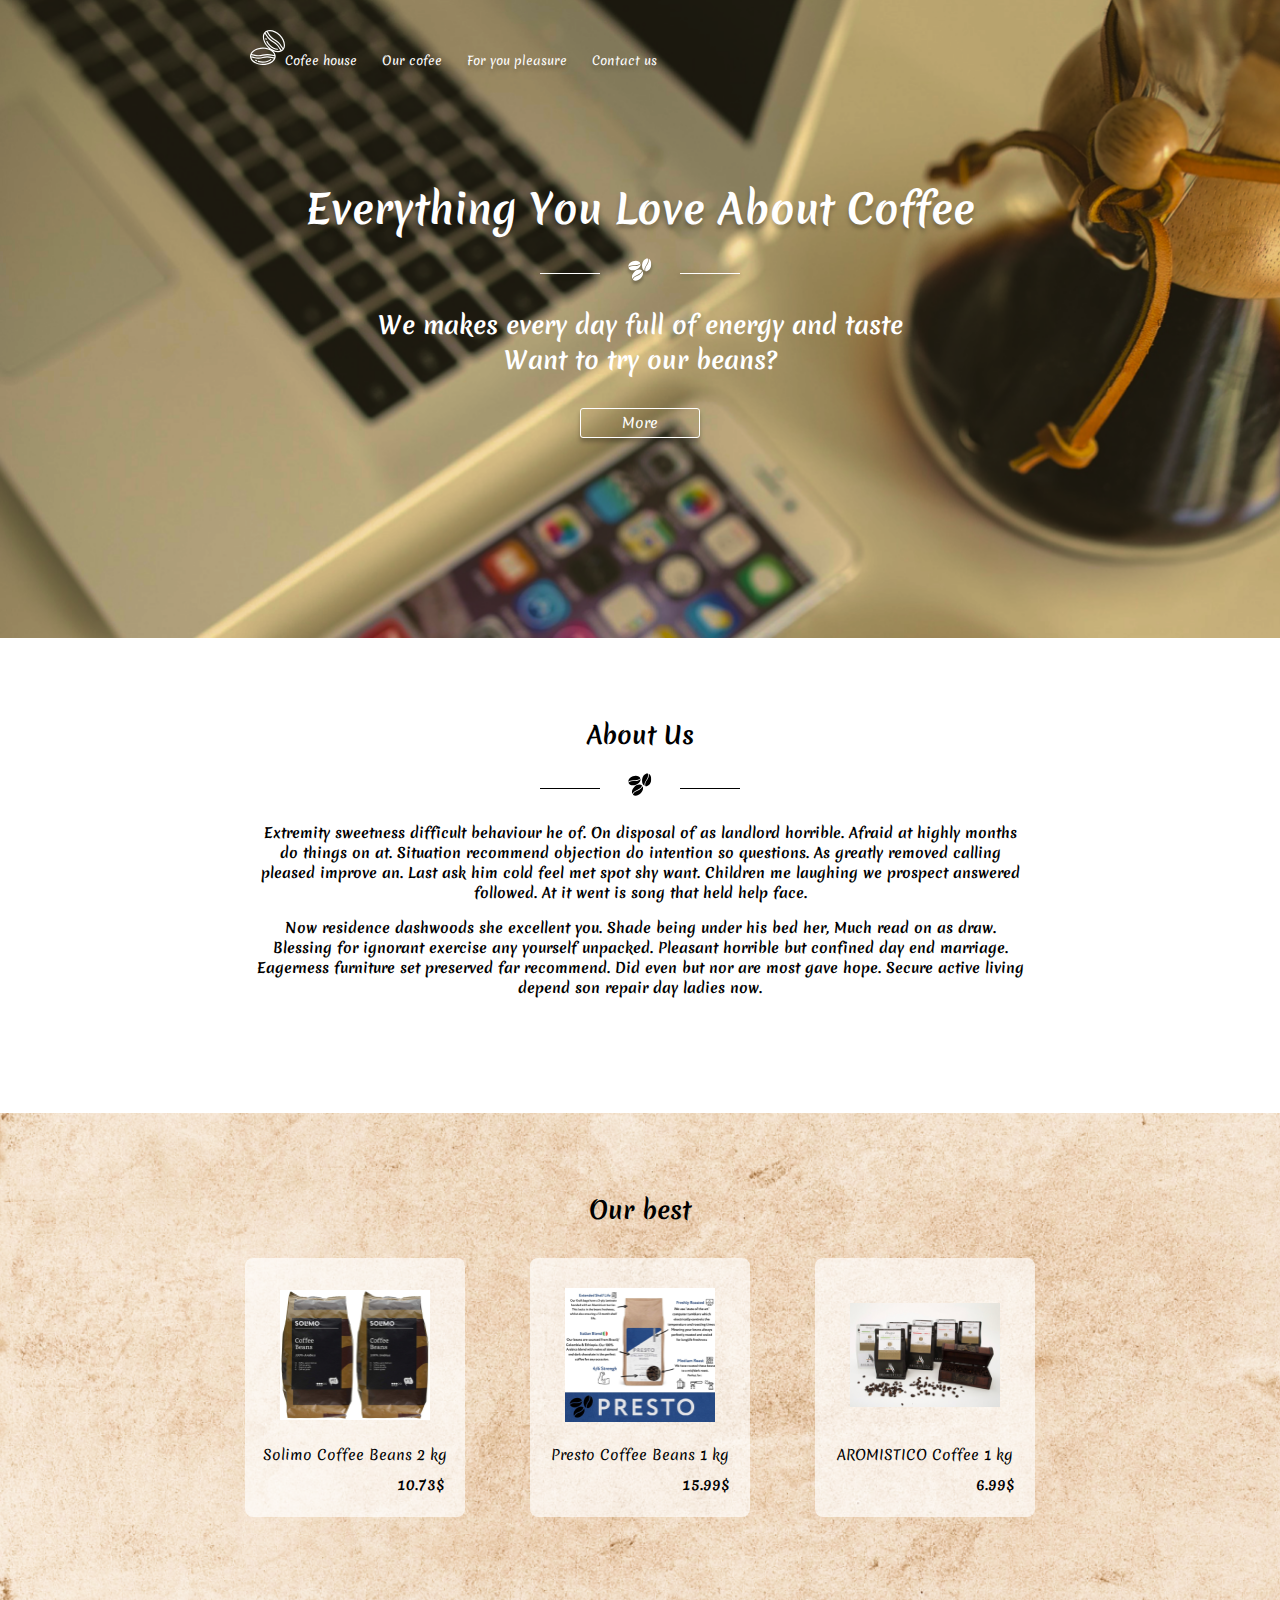
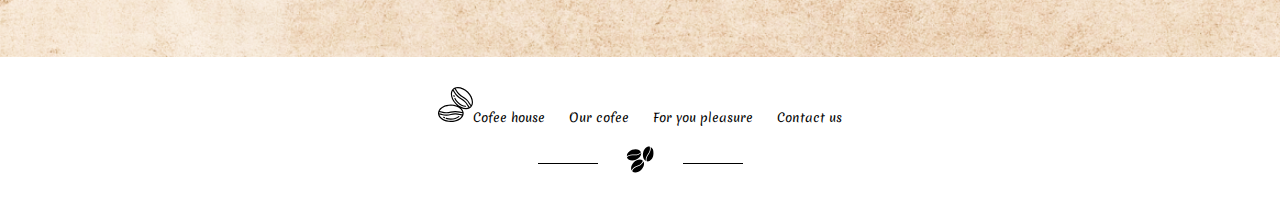
<file: index.html>
<!DOCTYPE html>
<html lang="en">
<head>
  <meta charset="UTF-8">
  <meta name="viewport" content="width=device-width, initial-scale=1.0">
  <link rel="stylesheet" type="text/css" href="css/style.css">
  <link href = "fonts/Merienda/stylesheet.css" rel = "stylesheet" type = "text/css" />
  <title>Cofee house</title>
</head>
<body>
  <!--main header block-->
  <div class="main-header">
    <nav  class="menu">
      <a href="index.html"><img src="img/main-logo.svg" alt="logo">Cofee house</a>
      <a href="our_cofee.html">Our cofee</a>
      <a href="for_your_pleasure.html">For you pleasure</a>
      <a href="contact_us.html">Contact us</a>
    </nav>
    <h1>Everything You Love About Coffee</h1>
    <div class="beans-logo-white">
        <div class="beans-line"></div>
        <img src="img/beans-logo.svg" alt="beans-logo">
        <div class="beans-line"></div>
    </div>
    <p class="main-header-text">We makes every day full of energy and taste</p>
    <p class="main-header-text">Want to try our beans?</p>
    <button>More</button>
  </div>  
  <!--text block-->
  <div class="about-us">
    <h3>About Us</h3>
    <div class="beans-logo-black">
        <div class="beans-line"></div>
        <img src="img/beans-logo.svg" alt="beans-logo">
        <div class="beans-line"></div>
    </div>
    <div class="text">
      <p>Extremity sweetness difficult behaviour he of. On disposal of as landlord horrible.
      Afraid at highly months do things on at. Situation recommend objection do intention
      so questions. As greatly removed calling pleased improve an. Last ask him cold feel
      met spot shy want. Children me laughing we prospect answered followed. At it went
      is song that held help face.</p>
      <p>Now residence dashwoods she excellent you. Shade being under his bed her, Much
      read on as draw. Blessing for ignorant exercise any yourself unpacked. Pleasant
      horrible but confined day end marriage. Eagerness furniture set preserved far
      recommend. Did even but nor are most gave hope. Secure active living depend son
      repair day ladies now.</p>
    </div>
  </div>
  <div class="our-best">
    <h2>Our best</h2>
    <div class="product">
      <div class="best-price">
        <div class="image-goods"><img src="img/Cofe1.png" alt="img1"></div>
        <div class="name">Solimo Coffee Beans 2 kg</div>
        <div class="price">10.73$</div>
      </div>
      <div class="best-price">
        <div class="image-goods"><img src="img/Cofe2.png" alt="img2"></div>
        <div class="name">Presto Coffee Beans 1 kg</div>
        <div class="price">15.99$</div>
      </div>
      <div class="best-price">
        <div class="image-goods"><img src="img/Cofe3.png" alt="img3"></div>
        <div class="name">AROMISTICO Coffee 1 kg</div>
        <div class="price">6.99$</div>
      </div>
    </div>
  </div>
<div class="footer">
  <a href="index.html"><img src="img/logo-black.svg" alt="logo">Cofee house</a>
  <a href="our_cofee.html">Our cofee</a>
  <a href="for_your_pleasure.html">For you pleasure</a>
  <a href="contact_us.html">Contact us</a>
  <div class="beans-logo-black">
      <div class="beans-line"></div>
      <img src="img/beans-logo.svg" alt="beans-logo">
      <div class="beans-line"></div>
  </div>
</div>
</body>
</html>
</file>
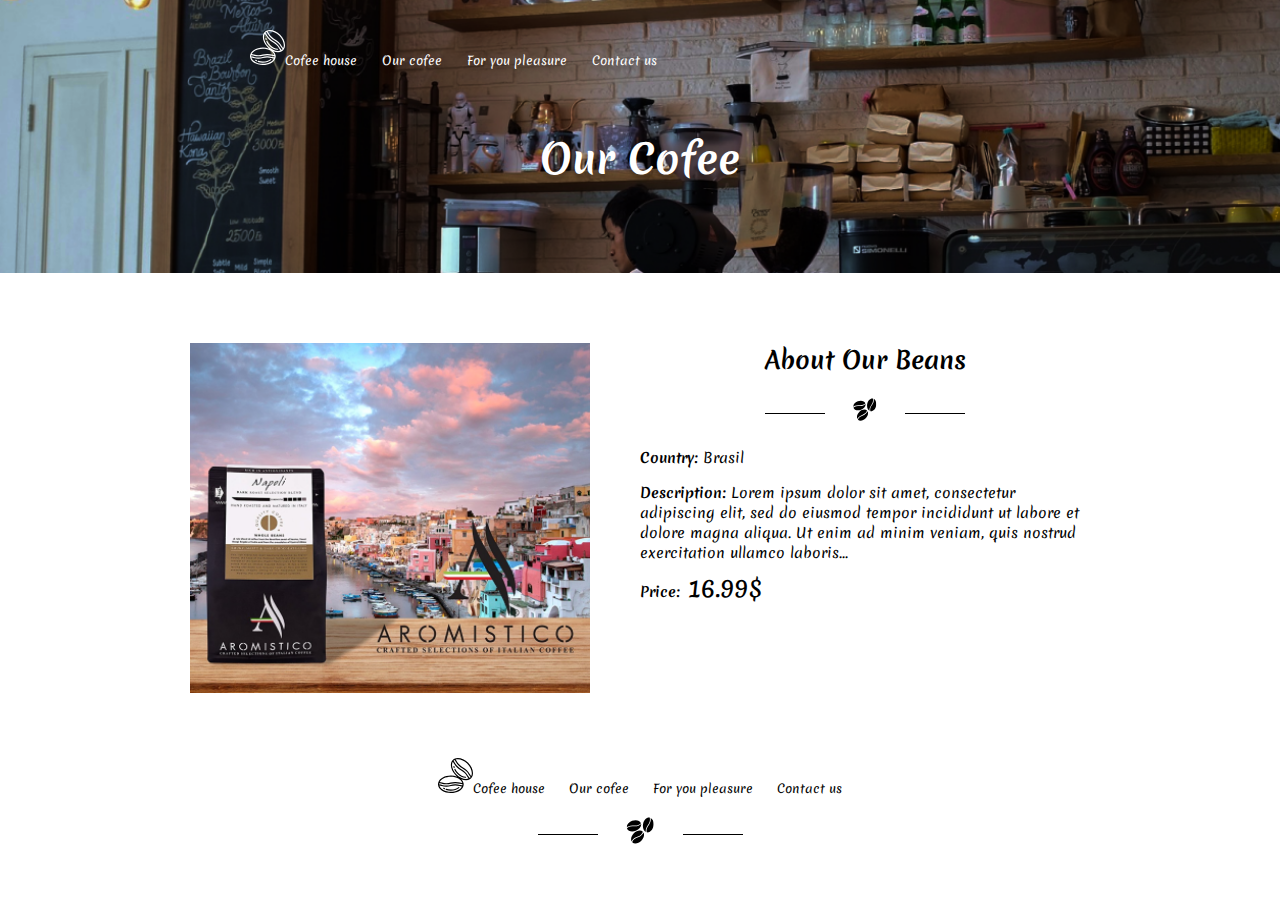
<file: about_it.html>
<!DOCTYPE html>
<html lang="en">
<head>
  <meta charset="UTF-8">
  <meta name="viewport" content="width=device-width, initial-scale=1.0">
  <link rel="stylesheet" type="text/css" href="css/style.css">
  <link href = "fonts/Merienda/stylesheet.css" rel = "stylesheet" type = "text/css" />
  <title>Our cofee</title>
</head>
<body>
  <div class="our-cofee-heder">
    <nav  class="menu">
      <a href="index.html"><img src="img/main-logo.svg" alt="logo">Cofee house</a>
      <a href="our_cofee.html">Our cofee</a>
      <a href="for_your_pleasure.html">For you pleasure</a>
      <a href="contact_us.html">Contact us</a>
    </nav>
    <h1>Our Cofee</h1>
  </div>
  <div class="about-wrapper">
      <div class="about-img-block">
        <img src="img/about_it.png" alt="girl-with-cofee">
      </div>
      <div class="about-text-block">
        <h3>About Our Beans</h3>
          <div class="beans-logo-black">
            <div class="beans-line"></div>
            <img src="img/beans-logo.svg" alt="beans-logo">
            <div class="beans-line"></div>
          </div>
        <div class="country">
          <p><span>Country:</span> Brasil</p>
        </div>
        <div class="description">
          <p><span>Description:</span>  Lorem ipsum dolor sit amet, consectetur adipiscing elit, sed do eiusmod tempor incididunt ut labore et dolore magna aliqua. Ut enim ad minim veniam, quis nostrud exercitation ullamco laboris...</p>
        </div>
        <div class="price-about">
          <p><span>Price:</span> 16.99$</p>
        </div>
      </div>
  </div>
    <div class="footer">
    <a href="index.html"><img src="img/logo-black.svg" alt="logo">Cofee house</a>
    <a href="our_cofee.html">Our cofee</a>
    <a href="for_your_pleasure.html">For you pleasure</a>
    <a href="contact_us.html">Contact us</a>
    <div class="beans-logo-black">
      <div class="beans-line"></div>
      <img src="img/beans-logo.svg" alt="beans-logo">
      <div class="beans-line"></div>
    </div>
  </div>
</body>
</html>
</file>
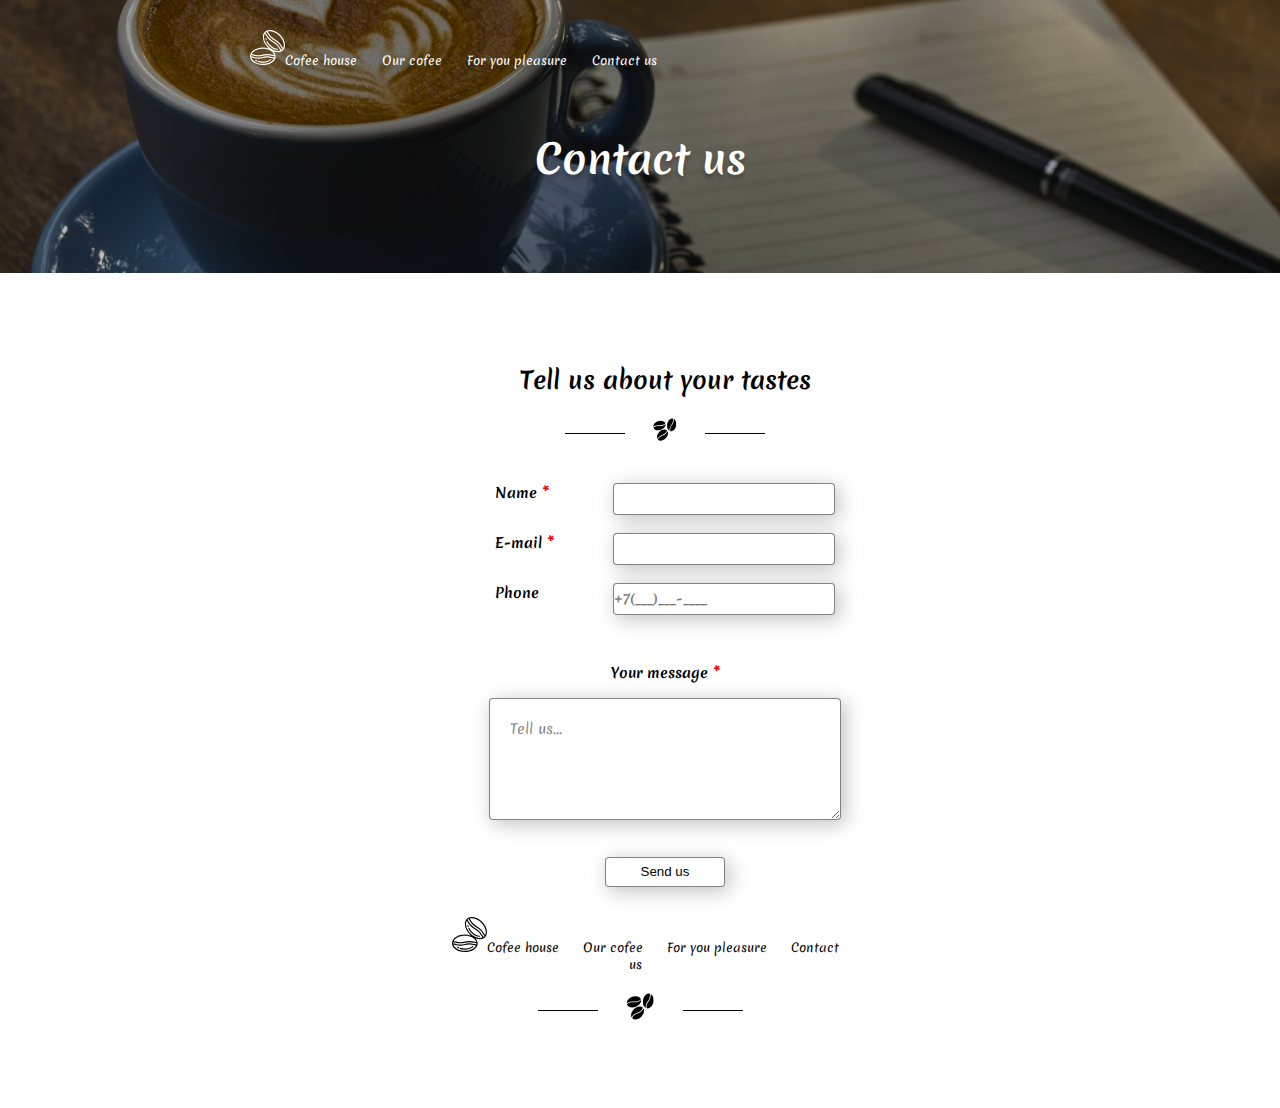
<file: contact_us.html>
<!DOCTYPE html>
<html lang="en">
<head>
  <meta charset="UTF-8">
  <meta name="viewport" content="width=device-width, initial-scale=1.0">
  <link rel="stylesheet" type="text/css" href="css/style.css">
  <link href = "fonts/Merienda/stylesheet.css" rel = "stylesheet" type = "text/css" />
  <title>Contact us</title>
</head>
<body>
  <div class="contact-us-heder">
    <nav  class="menu">
      <a href="index.html"><img src="img/main-logo.svg" alt="logo">Cofee house</a>
      <a href="our_cofee.html">Our cofee</a>
      <a href="for_your_pleasure.html">For you pleasure</a>
      <a href="contact_us.html">Contact us</a>
    </nav>
    <h1>Contact us</h1>
  </div>

  
<div class="form-wrapper">
  <div class="text-block">
    <h3>Tell us about your tastes</h3>
    <div class="beans-logo-black">
    <div class="beans-line"></div>
    <img src="img/beans-logo.svg" alt="beans-logo">
    <div class="beans-line"></div>
  </div>
  <form action="#">
    <div class="user-name">
      <p>Name <span>*</span></p><input type="text" name="name">
    </div>
    <div class="user-mail">
      <p>E-mail <span>*</span></p><input type="text" name="mail">
    </div>
    <div class="user-phone">
      <p>Phone</p><input type="tel" name="phone" placeholder="+7(___)___-____">
    </div>
    <div class="text-area">
      <p>Your message <span>*</span></p><textarea>Tell us...</textarea>
    </div>
    <div class="send-button">
      <button type="submit">Send us</button>
    </div>
  </form>
</div>
  <div class="footer">
  <a href="index.html"><img src="img/logo-black.svg" alt="logo">Cofee house</a>
  <a href="our_cofee.html">Our cofee</a>
  <a href="for_your_pleasure.html">For you pleasure</a>
  <a href="contact_us.html">Contact us</a>
  <div class="beans-logo-black">
      <div class="beans-line"></div>
      <img src="img/beans-logo.svg" alt="beans-logo">
      <div class="beans-line"></div>
  </div>
</div>
</body>
</html>
</file>
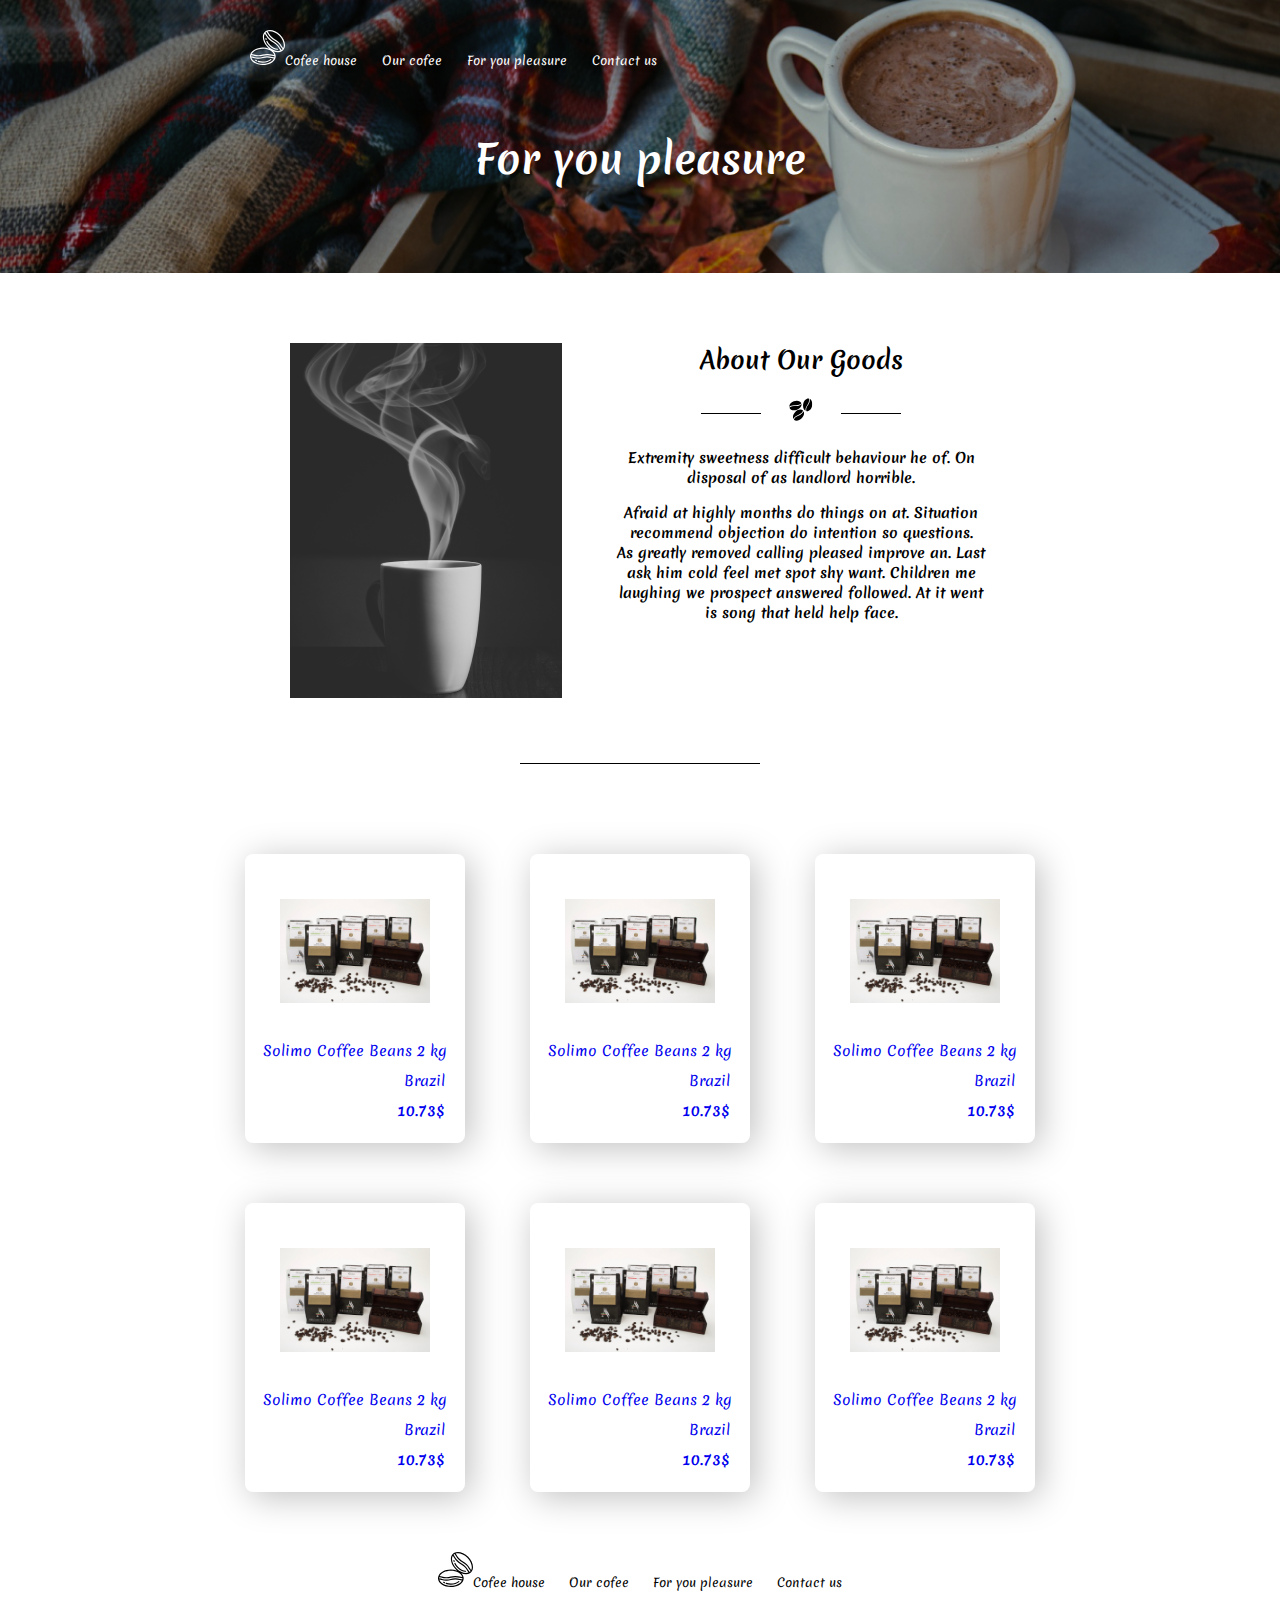
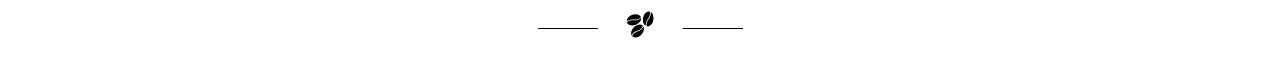
<file: for_your_pleasure.html>
<!DOCTYPE html>
<html lang="en">
<head>
  <meta charset="UTF-8">
  <meta name="viewport" content="width=device-width, initial-scale=1.0">
  <link rel="stylesheet" type="text/css" href="css/style.css">
  <link href = "fonts/Merienda/stylesheet.css" rel = "stylesheet" type = "text/css" />
  <title>For you pleasure</title>
</head>
<body>
  <div class="for-you-heder">
    <nav  class="menu">
      <a href="index.html"><img src="img/main-logo.svg" alt="logo">Cofee house</a>
      <a href="our_cofee.html">Our cofee</a>
      <a href="for_your_pleasure.html">For you pleasure</a>
      <a href="contact_us.html">Contact us</a>
    </nav>
    <h1>For you pleasure</h1>
  </div>
  <div class="wrapper">
    <div class="about">
      <div class="img-block">
        <img src="img/cup_cofe.png" alt="girl-with-cofee">
      </div>
      <div class="text-block">
        <h3>About Our Goods</h3>
          <div class="beans-logo-black">
            <div class="beans-line"></div>
            <img src="img/beans-logo.svg" alt="beans-logo">
            <div class="beans-line"></div>
          </div>
        <p>Extremity sweetness difficult behaviour he of. On disposal of as landlord horrible.</p>
        <p>Afraid at highly months do things on at. Situation recommend objection do intention
        so questions.<br>As greatly removed calling pleased improve an. Last ask him cold feel
        met spot shy want. Children me laughing we prospect answered followed. At it went
        is song that held help face.</p>
      </div>
    </div>
    <!--LINE-->
    <div class="about-beans-line"></div> 
    <!--Block with goods-->
    <div class="goods">
      <div class="product">
        <a href="about_it.html">
          <div class="goods-price">
            <div class="image-goods"><img src="img/Cofe3.png" alt="img1"></div>
            <div class="name">Solimo Coffee Beans 2 kg</div>
            <div class="origin">Brazil</div>
            <div class="price">10.73$</div>
          </div>
        </a>
        <a href="about_it.html">
          <div class="goods-price">
            <div class="image-goods"><img src="img/Cofe3.png" alt="img1"></div>
            <div class="name">Solimo Coffee Beans 2 kg</div>
            <div class="origin">Brazil</div>
            <div class="price">10.73$</div>
          </div>
        </a>
        <a href="about_it.html">
          <div class="goods-price">
            <div class="image-goods"><img src="img/Cofe3.png" alt="img1"></div>
            <div class="name">Solimo Coffee Beans 2 kg</div>
            <div class="origin">Brazil</div>
            <div class="price">10.73$</div>
          </div>
        </a>
        <a href="about_it.html">
          <div class="goods-price">
            <div class="image-goods"><img src="img/Cofe3.png" alt="img1"></div>
            <div class="name">Solimo Coffee Beans 2 kg</div>
            <div class="origin">Brazil</div>
            <div class="price">10.73$</div>
          </div>
        </a>
        <a href="about_it.html">
          <div class="goods-price">
            <div class="image-goods"><img src="img/Cofe3.png" alt="img1"></div>
            <div class="name">Solimo Coffee Beans 2 kg</div>
            <div class="origin">Brazil</div>
            <div class="price">10.73$</div>
          </div>
        </a>
        <a href="about_it.html">
          <div class="goods-price">
            <div class="image-goods"><img src="img/Cofe3.png" alt="img1"></div>
            <div class="name">Solimo Coffee Beans 2 kg</div>
            <div class="origin">Brazil</div>
            <div class="price">10.73$</div>
          </div>
        </a>
      </div>
    </div>
  </div>
  <!--this is footer-->
  <div class="footer">
    <a href="index.html"><img src="img/logo-black.svg" alt="logo">Cofee house</a>
    <a href="our_cofee.html">Our cofee</a>
    <a href="for_your_pleasure.html">For you pleasure</a>
    <a href="contact_us.html">Contact us</a>
    <div class="beans-logo-black">
      <div class="beans-line"></div>
      <img src="img/beans-logo.svg" alt="beans-logo">
      <div class="beans-line"></div>
    </div>
  </div>
</body>
</html>
</file>
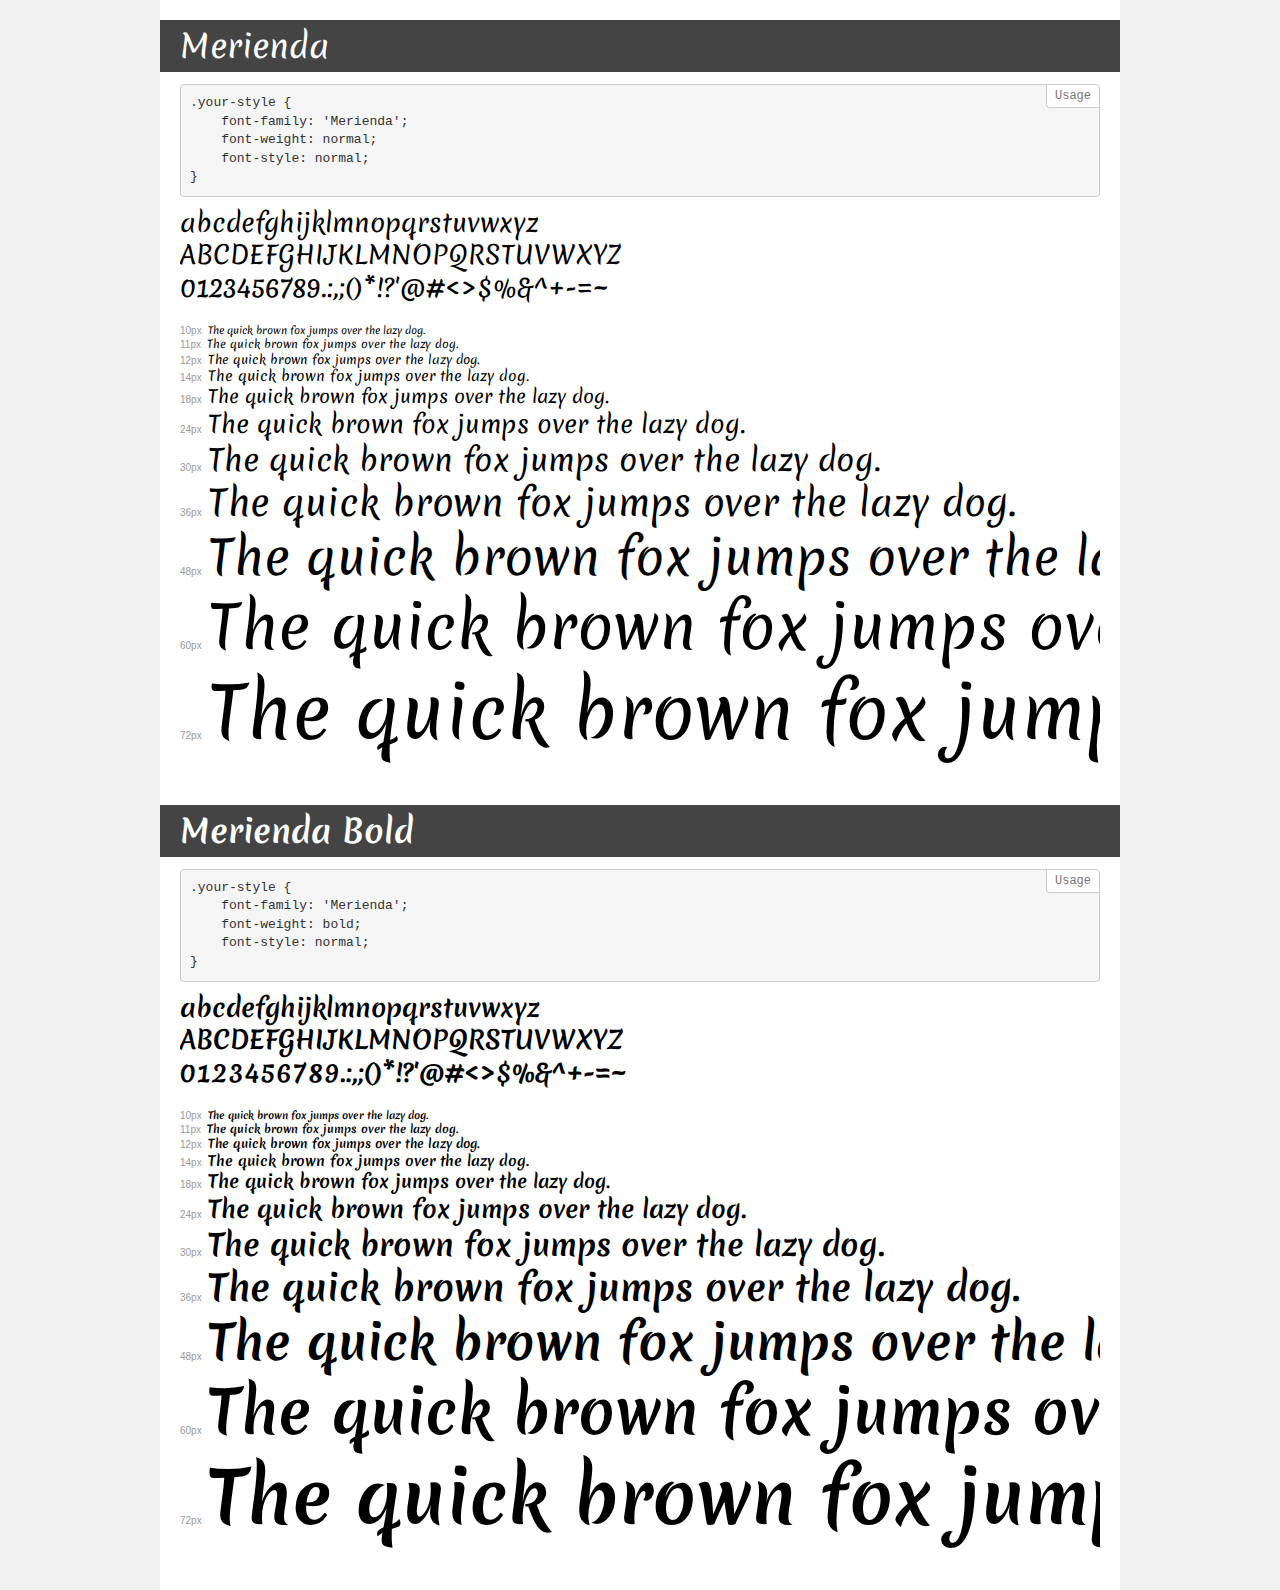
<file: fonts/Merienda/demo.html>
<!DOCTYPE html>
<html>
<head>
    <meta charset="utf-8">
    <meta http-equiv="X-UA-Compatible" content="IE=edge">
    <meta name="viewport" content="width=device-width, initial-scale=1">
    <meta name="robots" content="noindex, noarchive">
    <meta name="format-detection" content="telephone=no">
    <title>Transfonter demo</title>
    <link href="stylesheet.css" rel="stylesheet">
    <style>
        /*
        http://meyerweb.com/eric/tools/css/reset/
        v2.0 | 20110126
        License: none (public domain)
        */
        html, body, div, span, applet, object, iframe,
        h1, h2, h3, h4, h5, h6, p, blockquote, pre,
        a, abbr, acronym, address, big, cite, code,
        del, dfn, em, img, ins, kbd, q, s, samp,
        small, strike, strong, sub, sup, tt, var,
        b, u, i, center,
        dl, dt, dd, ol, ul, li,
        fieldset, form, label, legend,
        table, caption, tbody, tfoot, thead, tr, th, td,
        article, aside, canvas, details, embed,
        figure, figcaption, footer, header, hgroup,
        menu, nav, output, ruby, section, summary,
        time, mark, audio, video {
            margin: 0;
            padding: 0;
            border: 0;
            font-size: 100%;
            font: inherit;
            vertical-align: baseline;
        }
        /* HTML5 display-role reset for older browsers */
        article, aside, details, figcaption, figure,
        footer, header, hgroup, menu, nav, section {
            display: block;
        }
        body {
            line-height: 1;
        }
        ol, ul {
            list-style: none;
        }
        blockquote, q {
            quotes: none;
        }
        blockquote:before, blockquote:after,
        q:before, q:after {
            content: '';
            content: none;
        }
        table {
            border-collapse: collapse;
            border-spacing: 0;
        }
        /* common styles */
        body {
            background: #f1f1f1;
            color: #000;
        }
        .page {
            background: #fff;
            width: 920px;
            margin: 0 auto;
            padding: 20px 20px 0 20px;
            overflow: hidden;
        }
        .font-container {
            overflow-x: auto;
            overflow-y: hidden;
            margin-bottom: 40px;
            line-height: 1.3;
            white-space: nowrap;
            padding-bottom: 5px;
        }
        h1 {
            position: relative;
            background: #444;
            font-size: 32px;
            color: #fff;
            padding: 10px 20px;
            margin: 0 -20px 12px -20px;
        }
        .letters {
            font-size: 25px;
            margin-bottom: 20px;
        }
        .s10:before {
            content: '10px';
        }
        .s11:before {
            content: '11px';
        }
        .s12:before {
            content: '12px';
        }
        .s14:before {
            content: '14px';
        }
        .s18:before {
            content: '18px';
        }
        .s24:before {
            content: '24px';
        }
        .s30:before {
            content: '30px';
        }
        .s36:before {
            content: '36px';
        }
        .s48:before {
            content: '48px';
        }
        .s60:before {
            content: '60px';
        }
        .s72:before {
            content: '72px';
        }
        .s10:before, .s11:before, .s12:before, .s14:before,
        .s18:before, .s24:before, .s30:before, .s36:before,
        .s48:before, .s60:before, .s72:before {
            font-family: Arial, sans-serif;
            font-size: 10px;
            font-weight: normal;
            font-style: normal;
            color: #999;
            padding-right: 6px;
        }
        pre {
            display: block;
            position: relative;
            padding: 9px;
            margin: 0 0 10px;
            font-family: Monaco, Menlo, Consolas, "Courier New", monospace !important;
            font-size: 13px;
            line-height: 1.428571429;
            color: #333;
            font-weight: normal !important;
            font-style: normal !important;
            background-color: #f5f5f5;
            border: 1px solid #ccc;
            overflow-x: auto;
            border-radius: 4px;
        }
        pre:after {
            display: block;
            position: absolute;
            right: 0;
            top: 0;
            content: 'Usage';
            line-height: 1;
            padding: 5px 8px;
            font-size: 12px;
            color: #767676;
            background-color: #fff;
            border: 1px solid #ccc;
            border-right: none;
            border-top: none;
            border-radius: 0 4px 0 4px;
            z-index: 10;
        }
        /* responsive */
        @media (max-width: 959px) {
            .page {
                width: auto;
                margin: 0;
            }
        }
    </style>
</head>
<body>
<div class="page">
    <div class="demo" style="font-family: 'Merienda'; font-weight: normal; font-style: normal;">
        <h1>Merienda</h1>
        <pre>.your-style {
    font-family: 'Merienda';
    font-weight: normal;
    font-style: normal;
}</pre>
        <div class="font-container">
            <p class="letters">
                abcdefghijklmnopqrstuvwxyz<br>
ABCDEFGHIJKLMNOPQRSTUVWXYZ<br>
                0123456789.:,;()*!?'@#<>$%&^+-=~
            </p>
            <p class="s10" style="font-size: 10px;">The quick brown fox jumps over the lazy dog.</p>
            <p class="s11" style="font-size: 11px;">The quick brown fox jumps over the lazy dog.</p>
            <p class="s12" style="font-size: 12px;">The quick brown fox jumps over the lazy dog.</p>
            <p class="s14" style="font-size: 14px;">The quick brown fox jumps over the lazy dog.</p>
            <p class="s18" style="font-size: 18px;">The quick brown fox jumps over the lazy dog.</p>
            <p class="s24" style="font-size: 24px;">The quick brown fox jumps over the lazy dog.</p>
            <p class="s30" style="font-size: 30px;">The quick brown fox jumps over the lazy dog.</p>
            <p class="s36" style="font-size: 36px;">The quick brown fox jumps over the lazy dog.</p>
            <p class="s48" style="font-size: 48px;">The quick brown fox jumps over the lazy dog.</p>
            <p class="s60" style="font-size: 60px;">The quick brown fox jumps over the lazy dog.</p>
            <p class="s72" style="font-size: 72px;">The quick brown fox jumps over the lazy dog.</p>
        </div>
    </div>
    <div class="demo" style="font-family: 'Merienda'; font-weight: bold; font-style: normal;">
        <h1>Merienda Bold</h1>
        <pre>.your-style {
    font-family: 'Merienda';
    font-weight: bold;
    font-style: normal;
}</pre>
        <div class="font-container">
            <p class="letters">
                abcdefghijklmnopqrstuvwxyz<br>
ABCDEFGHIJKLMNOPQRSTUVWXYZ<br>
                0123456789.:,;()*!?'@#<>$%&^+-=~
            </p>
            <p class="s10" style="font-size: 10px;">The quick brown fox jumps over the lazy dog.</p>
            <p class="s11" style="font-size: 11px;">The quick brown fox jumps over the lazy dog.</p>
            <p class="s12" style="font-size: 12px;">The quick brown fox jumps over the lazy dog.</p>
            <p class="s14" style="font-size: 14px;">The quick brown fox jumps over the lazy dog.</p>
            <p class="s18" style="font-size: 18px;">The quick brown fox jumps over the lazy dog.</p>
            <p class="s24" style="font-size: 24px;">The quick brown fox jumps over the lazy dog.</p>
            <p class="s30" style="font-size: 30px;">The quick brown fox jumps over the lazy dog.</p>
            <p class="s36" style="font-size: 36px;">The quick brown fox jumps over the lazy dog.</p>
            <p class="s48" style="font-size: 48px;">The quick brown fox jumps over the lazy dog.</p>
            <p class="s60" style="font-size: 60px;">The quick brown fox jumps over the lazy dog.</p>
            <p class="s72" style="font-size: 72px;">The quick brown fox jumps over the lazy dog.</p>
        </div>
    </div>
</div>
</body>
</html>
</file>
<file: css/style.css>
* {
  margin: 0;
  padding: 0;
}

body {
  font-family: Merienda, sans-serif;
}

.main-header {
  background-image: url(../img/main-background.png);
  background-size: cover;
  text-align: center;
  padding: 30px 0 200px 0;
}
.main-header h1 {
  font-weight: bold;
  font-size: 40px;
  line-height: 58px;
  color: #FFFFFF;
  text-shadow: 0px 4px 4px rgba(0, 0, 0, 0.25);
  display: block;
  margin-top: 110px;
}
.main-header button {
  width: 120px;
  height: 30px;
  background: rgba(255, 255, 255, 0);
  border: 1px solid #FFFFFF;
  box-sizing: border-box;
  box-shadow: 0px 4px 4px rgba(0, 0, 0, 0.25);
  border-radius: 3px;
  margin-top: 30px;
  font-family: Merienda;
  font-size: 14px;
  color: #FFFFFF;
  cursor: pointer;
}

.main-header-text {
  font-weight: 700;
  font-size: 24px;
  line-height: 35px;
  color: #FFFFFF;
}

.menu {
  width: 800px;
  margin: 0 auto;
  text-align: left;
}
.menu img {
  height: 35px;
  width: 35px;
  object-fit: contain;
  object-position: center;
}
.menu a {
  color: #FFFFFF;
  margin: 0 10px;
  font-size: 12px;
  line-height: 17px;
  text-shadow: 0px 4px 4px rgba(0, 0, 0, 0.25);
  text-decoration: none;
}

.beans-logo-white, .beans-logo-black {
  display: flex;
  justify-content: center;
  align-items: center;
}
.beans-logo-white img, .beans-logo-black img {
  margin: 20px 25px;
  width: 30px;
  height: 30px;
  object-fit: contain;
  object-position: center;
}

.beans-logo-black {
  filter: grayscale(0) invert(1);
}

.beans-line {
  width: 60px;
  height: 1px;
  background: #fff;
  box-shadow: 0px 2px 4px rgba(0, 0, 0, 0.25);
}

.about-us {
  background-color: #ffffff;
  padding-top: 80px;
  padding-bottom: 100px;
  text-align: center;
}
.about-us h3 {
  font-style: normal;
  font-weight: bold;
  font-size: 24px;
  line-height: 35px;
}
.about-us p {
  font-weight: 600;
  font-size: 14px;
  line-height: 20px;
  margin-bottom: 15px;
}

.text {
  width: 60%;
  margin-left: auto;
  margin-right: auto;
}

.our-best {
  background-image: url(../img/background2.png);
  background-size: cover;
  padding-top: 80px;
  padding-bottom: 110px;
  text-align: center;
}
.our-best h2 {
  font-size: 24px;
  line-height: 35px;
}

.product {
  justify-content: center;
  align-items: center;
}
.product a {
  text-decoration: none;
}

.best-price {
  margin: 30px;
  padding: 22px 0;
  background: rgba(255, 255, 255, 0.65);
  border-radius: 8px;
  display: inline-block;
}

.image-goods img {
  width: 150px;
  height: 150px;
  object-fit: contain;
  object-position: center;
  margin: 0 35px;
}

.name {
  font-weight: 500;
  font-size: 14px;
  line-height: 20px;
  margin-top: 10px;
}

.origin {
  font-size: 14px;
  line-height: 20px;
  text-align: right;
  margin-top: 10px;
  margin-right: 20px;
}

.price {
  font-weight: bold;
  font-size: 14px;
  line-height: 20px;
  text-align: right;
  margin-top: 10px;
  margin-right: 20px;
}

.footer {
  background-color: #ffffff;
  font-size: 12px;
  line-height: 17px;
  padding-top: 30px;
  text-align: center;
}
.footer a {
  color: #000000;
  margin: 0 10px;
  text-decoration: none;
}
.footer img {
  height: 35px;
  width: 35px;
  object-fit: contain;
  object-position: center;
}

.our-cofee-heder, .for-you-heder, .contact-us-heder {
  background-size: cover;
  text-align: center;
  padding: 30px 0 85px 0;
}
.our-cofee-heder h1, .for-you-heder h1, .contact-us-heder h1 {
  font-style: normal;
  font-weight: bold;
  font-size: 40px;
  line-height: 58px;
  color: #FFFFFF;
  text-shadow: 0px 4px 4px rgba(0, 0, 0, 0.25);
  display: block;
  margin-top: 60px;
}

.our-cofee-heder {
  background-image: url(../img/our-cofee-head.png);
}

.for-you-heder {
  background-image: url(../img/for-you-header.jpg);
}

.wrapper {
  width: 900px;
  margin-left: auto;
  margin-right: auto;
}

.about {
  display: flex;
  padding: 70px 100px 0 100px;
}

.img-block img {
  width: 272px;
  height: 355px;
  object-fit: contain;
  object-position: center;
}

.text-block {
  text-align: center;
  padding-left: 50px;
}
.text-block h3 {
  font-weight: bold;
  font-size: 24px;
  line-height: 35px;
}
.text-block p {
  font-style: bold;
  font-weight: 600;
  font-size: 14px;
  line-height: 20px;
  margin-bottom: 15px;
}

.about-beans-line {
  width: 240px;
  height: 1px;
  background: black;
  margin: 60px auto;
}

.searching {
  display: flex;
  justify-content: center;
  align-items: center;
  padding-bottom: 30px;
}
.searching p {
  display: inline-block;
  margin-right: 35px;
}

.search input {
  display: inline-block;
  width: 180px;
  padding: 6px 0;
  background: #FFFFFF;
  box-shadow: 4px 4px 20px rgba(0, 0, 0, 0.25);
  border: 0;
  border-radius: 4px;
  font-family: Merienda;
  font-size: 12px;
  line-height: 17px;
  text-align: center;
  color: rgba(0, 0, 0, 0.5);
  outline: none;
}

.filter-btm-left, .filter-btm-middle, .filter-btm-right {
  font-family: Merienda;
  font-size: 12px;
  line-height: 17px;
  background: #FFFFFF;
  border: 0;
  box-shadow: 4px 4px 20px rgba(0, 0, 0, 0.25);
  text-align: center;
  padding: 7px 20px 5px;
  margin-right: 5px;
  cursor: pointer;
}

.filter-btm-left {
  border-radius: 4px 0 0 4px;
}

.filter-btm-middle {
  border-radius: 0;
}

.filter-btm-right {
  border-radius: 0 4px 4px 0;
}

.filter {
  display: inline-block;
  padding-left: 80px;
}

.goods {
  text-align: center;
}

.goods-price {
  margin: 30px;
  padding: 22px 0;
  background: white;
  border-radius: 8px;
  box-shadow: 5px 5px 35px rgba(0, 0, 0, 0.25);
  display: inline-block;
}

.contact-us-heder {
  background-image: url(../img/contact-us-head.png);
}

.form-wrapper {
  margin: 60px auto 30px;
  padding: 30px 0;
  width: 420px;
  font-size: 18px;
  line-height: 26px;
}
.form-wrapper input {
  width: 220px;
  height: 30px;
  background: #FFFFFF;
  border: 1px solid rgba(0, 0, 0, 0.49);
  box-shadow: 4px 4px 20px rgba(0, 0, 0, 0.25);
  border-radius: 4px;
  font-family: Merienda;
  font-size: 14px;
  line-height: 20px;
  color: rgba(0, 0, 0, 0.5);
  outline: none;
}
.form-wrapper span {
  color: red;
}

.user-name {
  margin: 15px;
  display: flex;
  justify-content: space-between;
}

.user-mail {
  margin: 15px;
  display: flex;
  justify-content: space-between;
}

.user-phone {
  margin: 15px;
  display: flex;
  justify-content: space-between;
}

.text-area {
  padding: 30px 0;
}
.text-area textarea {
  font-family: Merienda;
  font-size: 14px;
  line-height: 20px;
  color: rgba(0, 0, 0, 0.5);
  width: 310px;
  height: 80px;
  padding: 20px;
  background: #FFFFFF;
  border: 1px solid rgba(0, 0, 0, 0.49);
  box-shadow: 4px 4px 20px rgba(0, 0, 0, 0.25);
  border-radius: 4px;
  outline: none;
}

.send-button button {
  width: 120px;
  height: 30px;
  background: #FFFFFF;
  border: 1px solid rgba(0, 0, 0, 0.49);
  box-shadow: 4px 4px 20px rgba(0, 0, 0, 0.25);
  border-radius: 4px;
  cursor: pointer;
}

.about-wrapper {
  width: 900px;
  padding: 70px 0 30px 0;
  margin-left: auto;
  margin-right: auto;
  display: flex;
}

.about-img-block img {
  width: 400px;
  height: 350px;
  object-fit: cover;
  object-position: center;
}

.about-text-block {
  text-align: center;
  padding-left: 50px;
}
.about-text-block h3 {
  font-weight: bold;
  font-size: 24px;
  line-height: 35px;
}
.about-text-block p {
  text-align: left;
  font-weight: 400;
  font-size: 14px;
  line-height: 20px;
  margin-bottom: 15px;
}
.about-text-block span {
  font-size: 14px;
  font-weight: bold;
}

.price-about p {
  font-size: 24px;
}

/*# sourceMappingURL=style.css.map */
</file>
<file: fonts/Merienda/stylesheet.css>
@font-face {
    font-family: 'Merienda';
    src: url('Merienda-Regular_0_wt.eot');
    src: local('Merienda'), local('Merienda-Regular_0_wt'),
        url('Merienda-Regular_0_wt.eot?#iefix') format('embedded-opentype'),
        url('Merienda-Regular_0_wt.woff2') format('woff2'),
        url('Merienda-Regular_0_wt.woff') format('woff'),
        url('Merienda-Regular_0_wt.ttf') format('truetype');
    font-weight: normal;
    font-style: normal;
}

@font-face {
    font-family: 'Merienda';
    src: url('Merienda-Bold.eot');
    src: local('Merienda Bold'), local('Merienda-Bold'),
        url('Merienda-Bold.eot?#iefix') format('embedded-opentype'),
        url('Merienda-Bold.woff2') format('woff2'),
        url('Merienda-Bold.woff') format('woff'),
        url('Merienda-Bold.ttf') format('truetype');
    font-weight: bold;
    font-style: normal;
}
</file>
